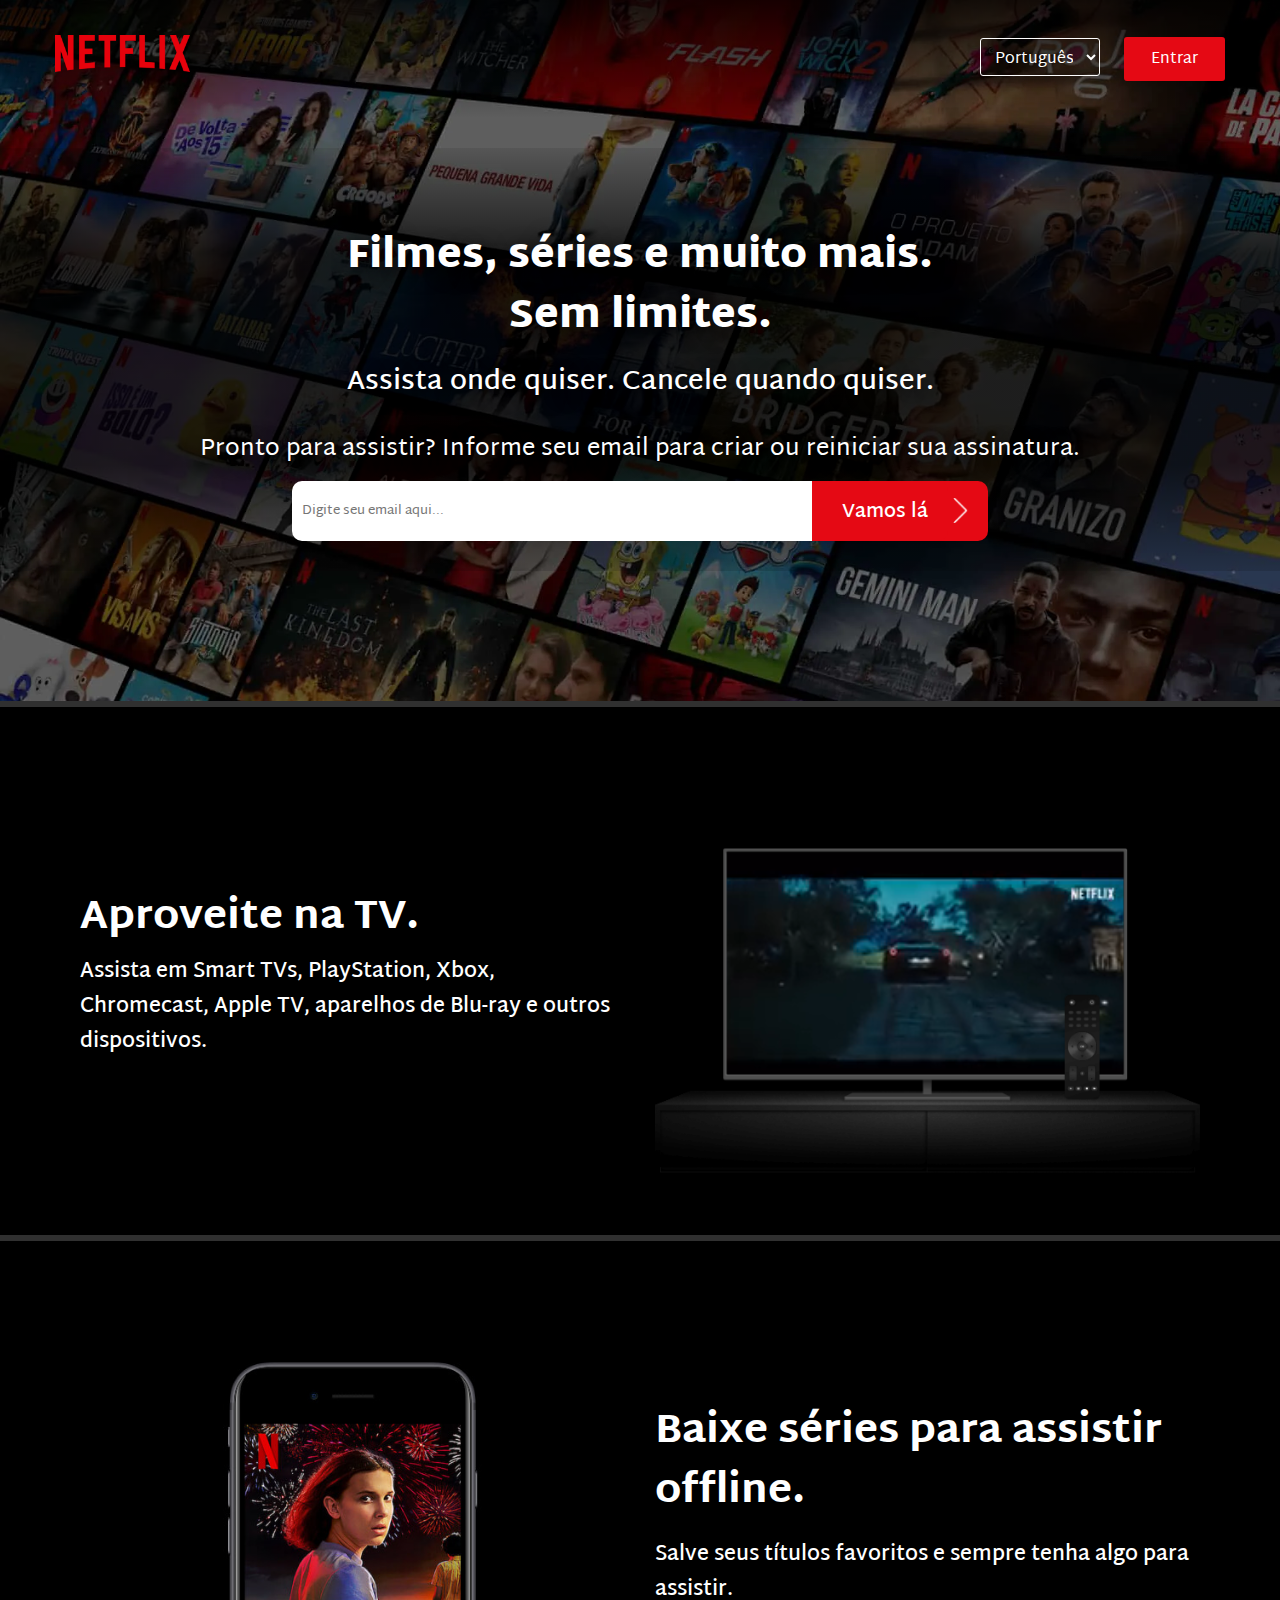
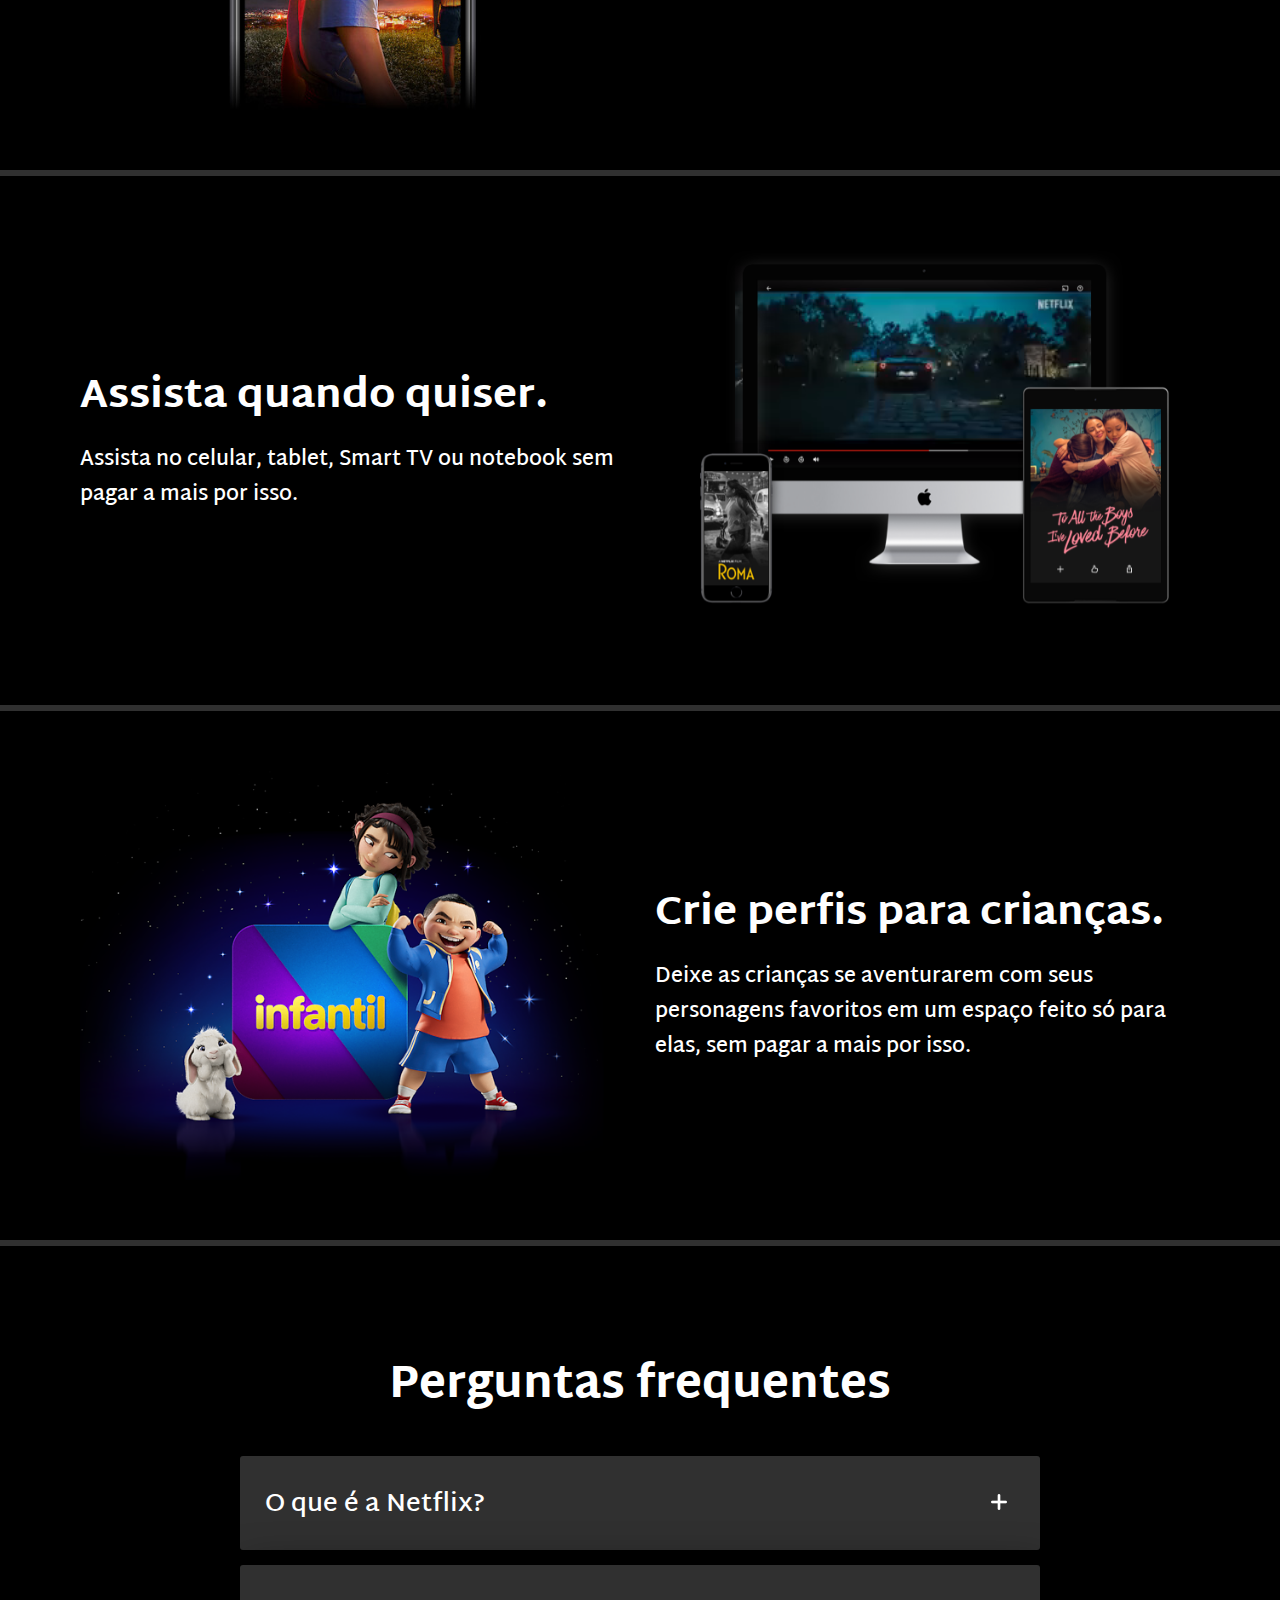
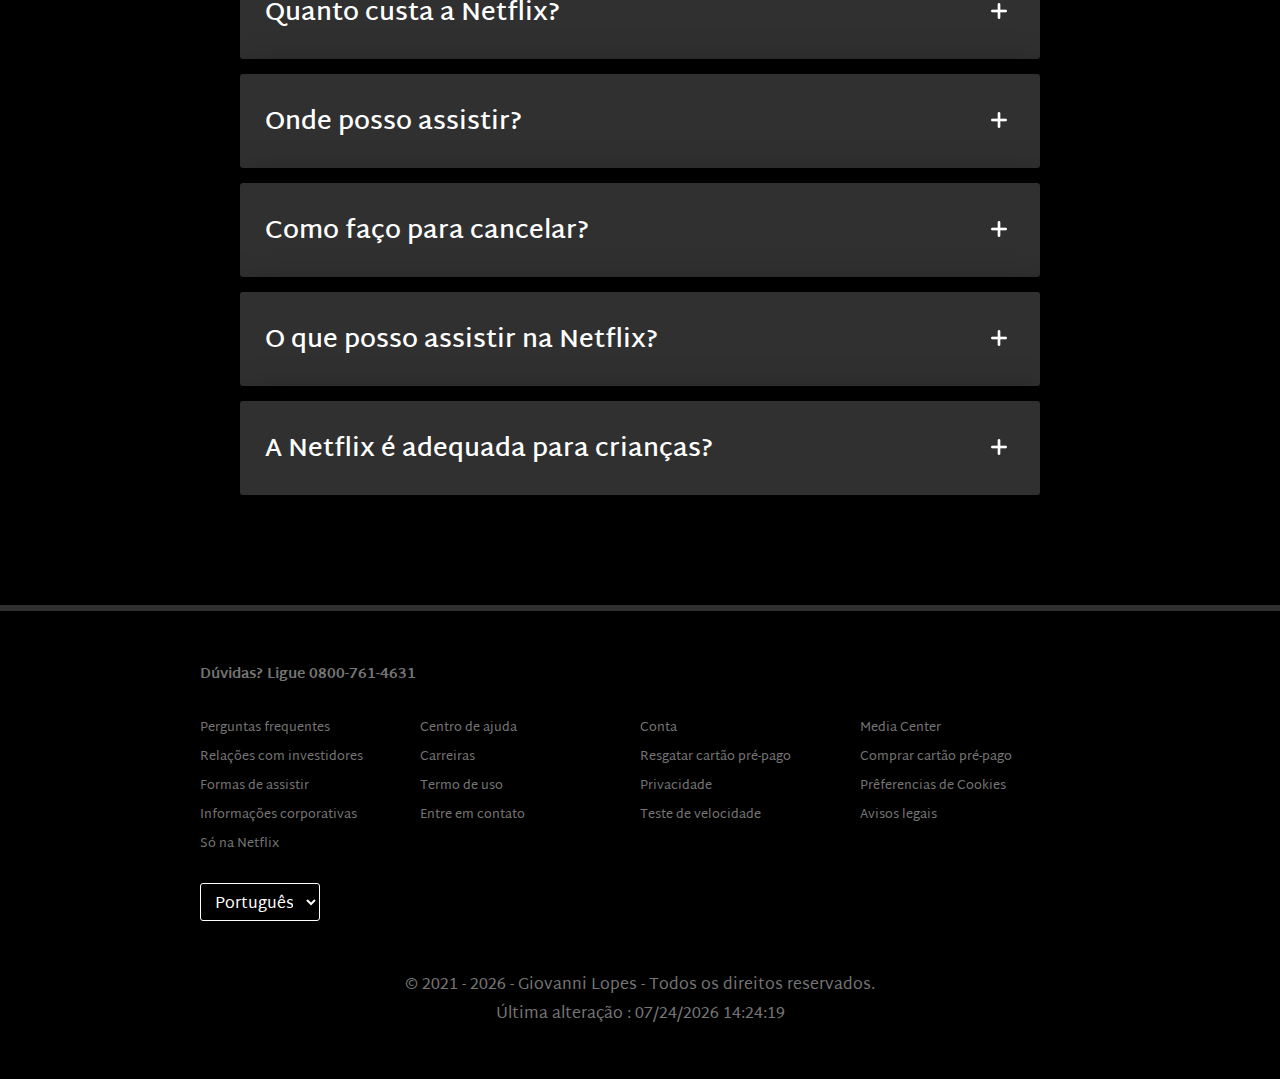
<file: index.html>
<!DOCTYPE html>
<html lang="pt-br">
<head>
    <meta charset="UTF-8">
    <meta http-equiv="X-UA-Compatible" content="IE=edge">
    <meta name="viewport" content="width=device-width, initial-scale=1.0">
    <title>Netflix Brasil - assistir a séries online, assistir a filmes online</title>
    <link rel="stylesheet" href="style.css">
    <link rel="shortcut icon" href="images/nficon.png" type="image/x-icon">
</head>
<body>
    <header>
        <nav>
            <div>
                <a href="index.html"><img src="images/nficon-nav.png" class="logo" alt=""></a>
            </div>
            <div>
               <select name="language-selection" id="language-selection">
                   <option value="language1">Português</option>
                   <option value="language2">English</option>
               </select> 
               <button class="login-nav"><a href="login.html">Entrar</a></button>
            </div>
        </nav>
    </header>

    <section id="first-section">
        <h1>Filmes, séries e muito mais. Sem limites.</h1>
        <h2>Assista onde quiser. Cancele quando quiser.</h2>
        <p>Pronto para assistir? Informe seu email para criar ou reiniciar sua assinatura.
        </p>
        <div id="first-section-form">
            <form action="#" method="post">
                <input type="email" placeholder="Digite seu email aqui..." required>
                <div id="btn-div-submit">
                    <input type="submit" value="Vamos lá" class="btn-first-section">
                    <img src="icons/right-arrow.png" alt="">
                </div>
            </form>
        </div>
    </section>
    
    <section id="second-section">
        <div>
            <h3>Aproveite na TV.</h3>
            <p>Assista em Smart TVs, PlayStation, Xbox, Chromecast, Apple TV, aparelhos de Blu-ray e outros dispositivos.</p>
        </div>
        <div class="tv-frame">
            <img src="images/tv-frame.png" alt="">
            <video autoplay muted width="500" height="245">
                <source src="video/video1.mp4" type="video/mp4">
            </video>
        </div>
    </section>

    <section id="third-section">
        <div class="mobile-frame">
            <img src="images/mobile-frame.jpg" alt="">
        </div>
        <div>
            <h3>Baixe séries para assistir offline.</h3>
            <p>Salve seus títulos favoritos e sempre tenha algo para assistir.</p>
        </div>
    </section>

    <section id="fourth-section">
        <div>
            <h3>Assista quando quiser.</h3>
            <p>Assista no celular, tablet, Smart TV ou notebook sem pagar a mais por isso.</p>
        </div>
        <div class="device-frame">
            <img src="images/device-frame.png" alt="">
            <video autoplay muted width="500" height="200">
                <source src="video/video1.mp4" type="video/mp4">
            </video>
        </div>
    </section>

    <section id="fifth-section">
        <div class="device-frame">
            <img src="images/children-section.png" alt="">
        </div>
        <div>
            <h3>Crie perfis para crianças.</h3>
            <p>Deixe as crianças se aventurarem com seus personagens favoritos em um espaço feito só para elas, sem pagar a mais por isso.</p>
        </div>
    </section>

    <section id="questions">
        <h3>Perguntas frequentes</h3>
        <button class="accordion">O que é a Netflix?</button>
        <div class="panel">
        <p>A Netflix é um serviço de transmissão online que oferece uma ampla variedade de séries, filmes e documentários premiados em milhares de aparelhos conectados à internet.

        Você pode assistir a quantos filmes e séries quiser, quando e onde quiser, sem comerciais – tudo por um preço mensal bem acessível. Aqui você sempre encontra novidades. A cada semana, adicionamos novas séries e filmes.</p>
        </div>

        <button class="accordion">Quanto custa a Netflix?</button>
        <div class="panel">
        <p>Assista à Netflix no seu celular, tablet, Smart TV, notebook ou aparelho de streaming por uma taxa mensal única. Os planos variam de R$25,90 a R$55,90 por mês. Sem contrato nem taxas extras.</p>
        </div>

        <button class="accordion">Onde posso assistir?</button>
        <div class="panel">
        <p>Assista onde quiser, quando quiser. Faça login com sua conta Netflix em netflix.com para começar a assistir no computador ou em qualquer aparelho conectado à Internet compatível com o aplicativo Netflix, como Smart TVs, smartphones, tablets, aparelhos de streaming e videogames.

        Você também pode baixar a sua série favorita com o aplicativo Netflix para iOS, Android ou Windows 10. Use downloads para levar a Netflix para onde quiser sem precisar de conexão com a Internet. Leve a Netflix com você para qualquer lugar.</p>
        </div>

        <button class="accordion">Como faço para cancelar?</button>
        <div class="panel">
        <p>A Netflix é flexível. Não há contratos nem compromissos. Você pode cancelar a sua conta na internet com apenas dois cliques. Não há taxa de cancelamento – você pode começar ou encerrar a sua assinatura a qualquer momento.</p>
        </div>

        <button class="accordion">O que posso assistir na Netflix?</button>
        <div class="panel">
        <p>A Netflix tem um grande catálogo de filmes, documentários, séries, originais Netflix premiados e muito mais. Assista o quanto quiser, quando quiser.</p>
        </div>

        <button class="accordion">A Netflix é adequada para crianças?</button>
        <div class="panel">
        <p>A experiência infantil da Netflix faz parte da sua assinatura para que as crianças se divirtam em seu próprio espaço com séries e filmes familiares sob a supervisão dos pais.

        O recurso de controle dos pais, incluso nos perfis para crianças e protegido por PIN, permite restringir a classificação etária do conteúdo que as crianças podem ver e bloquear títulos específicos que você não quer que elas assistam.</p>
        </div>
    </section>

    <footer>
        <h4>Dúvidas? Ligue 0800-761-4631</h4>
        <div class="footer-items">
            <div>
                <p><a href="#">Perguntas frequentes</a></p>
                <p><a href="#">Relações com investidores</a></p>
                <p><a href="#">Formas de assistir</a></p>
                <p><a href="#">Informações corporativas</a></p>
                <p><a href="#">Só na Netflix</a></p>
            </div>
            <div>
                <p><a href="#">Centro de ajuda</a></p>
                <p><a href="#">Carreiras</a></p>
                <p><a href="#">Termo de uso</a></p>
                <p><a href="#">Entre em contato</a></p>
            </div>
            <div>
                <p><a href="#">Conta</a></p>
                <p><a href="#">Resgatar cartão pré-pago</a></p>
                <p><a href="#">Privacidade</a></p>
                <p><a href="#">Teste de velocidade</a></p>
            </div>
            <div>
                <p><a href="#">Media Center</a></p>
                <p><a href="#">Comprar cartão pré-pago</a></p>
                <p><a href="#">Prêferencias de Cookies</a></p>
                <p><a href="#">Avisos legais</a></p>
            </div>
        </div>
        <select name="language-selection" id="language-selection">
            <option value="language1">Português</option>
            <option value="language2">English</option>
        </select> 
        <div class="copyright">
            <script>
                document.write('&copy;' );
                document.write(' 2021 - ');
                document.write(new Date().getFullYear());
                document.write('  - Giovanni Lopes - Todos os direitos reservados.');
                document.write('<br/>Última alteração : ');
                document.write(document.lastModified);
            </script>
        </div>
    </footer>
    <script src="script.js"></script>
</body>
</html>
</file>
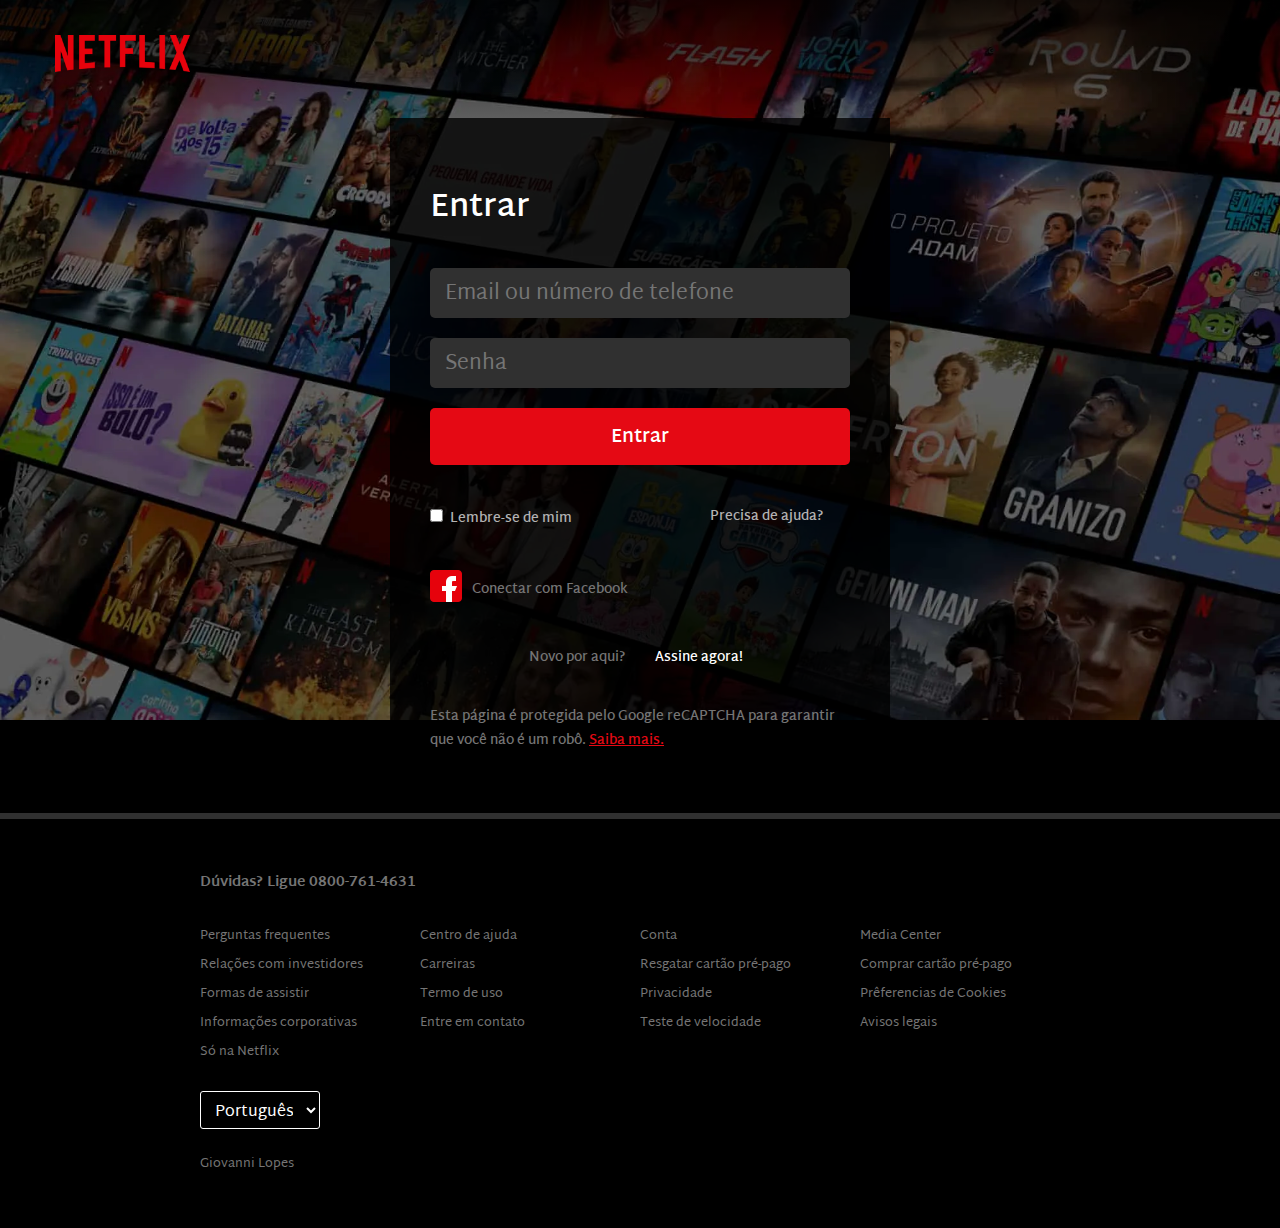
<file: login.html>
<!DOCTYPE html>
<html lang="pt-br">
<head>
    <meta charset="UTF-8">
    <meta http-equiv="X-UA-Compatible" content="IE=edge">
    <meta name="viewport" content="width=device-width, initial-scale=1.0">
    <title>Netflix Brasil - assistir a séries online, assistir a filmes online</title>
    <link rel="stylesheet" href="style.css">
    <link rel="shortcut icon" href="images/nficon.png" type="image/x-icon">
</head>
<body>
    <header>
        <nav>
            <div>
                <a href="index.html"><img src="images/nficon-nav.png" class="logo" alt=""></a>
            </div>
        </nav>
    </header>

    <section id="login-section">
        <div class="form-login">
            <form action="#" id="form" method="post">
                <h1>Entrar</h1>
                <input type="email" name="email" id="email" class="field" placeholder="Email ou número de telefone" oninvalid="this.setCustomValidity('Coloque um email válido, contendo arroba(@)')" oninput="setCustomValidity('')" required>
                <input type="password" name="password" id="password" class="field" placeholder="Senha" oninvalid="this.setCustomValidity('Coloque uma senha contendo no mínimo 8 caractéres')" min="8" max="50" oninput="setCustomValidity('')" required>
                <input type="submit" value="Entrar" class="submit-btn">
                <div class="form-group">
                    <div>
                        <input type="checkbox" name="remember" class="checkbox" id="remember-text">
                    </div>
                    <div class="remember-text">
                        <label for="remember-text">Lembre-se de mim</label>
                    </div>
                    <div>
                        <p>Precisa de ajuda?</p>
                    </div>
                </div>
                <p class="facebook-connect">Conectar com Facebook</p>
                <div class="form-group2">
                    <p>Novo por aqui?</p>
                    <p><a href="" style="color: #ffffff; text-decoration: none;">Assine agora!</a></p>
                </div>
                <p style="color: #757575;">Esta página é protegida pelo Google reCAPTCHA para garantir que você não é um robô. <a href="#" style="color: #E50914;">Saiba mais.</a></p>
            </form>
        </div>
    </section>

    <footer>
        <h4>Dúvidas? Ligue 0800-761-4631</h4>
        <div class="footer-items">
            <div>
                <p><a href="">Perguntas frequentes</a></p>
                <p><a href="">Relações com investidores</a></p>
                <p><a href="">Formas de assistir</a></p>
                <p><a href="">Informações corporativas</a></p>
                <p><a href="">Só na Netflix</a></p>
            </div>
            <div>
                <p><a href="">Centro de ajuda</a></p>
                <p><a href="">Carreiras</a></p>
                <p><a href="">Termo de uso</a></p>
                <p><a href="">Entre em contato</a></p>
            </div>
            <div>
                <p><a href="">Conta</a></p>
                <p><a href="">Resgatar cartão pré-pago</a></p>
                <p><a href="">Privacidade</a></p>
                <p><a href="">Teste de velocidade</a></p>
            </div>
            <div>
                <p><a href="">Media Center</a></p>
                <p><a href="">Comprar cartão pré-pago</a></p>
                <p><a href="">Prêferencias de Cookies</a></p>
                <p><a href="">Avisos legais</a></p>
            </div>
        </div>
        <select name="language-selection" id="language-selection">
            <option value="language1">Português</option>
            <option value="language2">English</option>
        </select> 
        <p style="margin-top: 20px;"><a href="https://giovanniclopes.github.io/portfolio">Giovanni Lopes</a></p>
    </footer>
    <script src="script.js"></script>
</body>
</html>
</file>
<file: style.css>
@import url('https://fonts.googleapis.com/css2?family=Martel+Sans:wght@300;400;600;700;800;900&display=swap');

:root {
    --color1: #000000;
    --color2: #E50914;
    --color3: #303030;
    --color4: #FFFFFF;
    --font1: 'Martel Sans', Helvetica, sans-serif;
}

* {
    margin: 0;
    padding: 0;
    max-width: 100%;
    font-family: var(--font1);
}

*::selection {
    background: var(--color2);
    color: var(--color1);
    border-radius: 10px;
    text-shadow: 10px 10px 20px #ff91977a;
}

/* menu */

body {
    background: #000000 url(images/background1.webp) no-repeat;
    background-size: contain;
}

@media (max-width: 600px) {
    body {
        background-size: auto;
    }
}
header {
    padding: 25px 35px;
    background: linear-gradient(to bottom, rgba(0, 0, 0, 0.76), transparent);
}

nav {
    display: flex;
    align-items: center;
    justify-content: space-between;
}

.logo {
    width: 135px;
    margin: 10px 20px;
    transition: .4s;
}
.logo:hover {
    filter: brightness(75%);
}

#language-selection {
    width: 120px;
    padding: 5px 10px 0px 10px;
    background: transparent;
    color: var(--color4);
    font: normal 1em var(--font1);
    border: 1px solid var(--color4);
    border-radius: 3px;
}

#language-selection:focus {
    border: 1px solid #757575;
}

#language-selection > option {
    font-size: .9em;
    color: var(--color4);
    background: var(--color3);
}

.login-nav {
    padding: 8px 27px 7px 27px;
    margin: 0 20px;
    font: normal 1em var(--font1);
    background: var(--color2);
    color: var(--color4);
    border: none;
    border-radius: 3px;
    outline: none;
    cursor: pointer;
    transition: .4s;
}

.login-nav:hover {
    filter: brightness(80%);
}

.login-nav:focus {
    animation: btnAnimation .4s normal;
}

.login-nav a {
    all: unset;
}

@media (max-width: 600px) {
    header {
        padding: 20px 0px;
        background: linear-gradient(to bottom, #000000, #000000b6, transparent);
    }
    .logo {
        width: 95px;
    }
}


/* first section */

#first-section {
    display: flex;
    margin: 30px 0 130px 0;
    padding: 80px 0px 30px 0px;
    background: linear-gradient(180deg ,#00000017, #000000af, #000000af, #000000af, #00000021);
    flex-direction: column;
    align-items: center;
    text-align: center;
}

#first-section h1 {
    text-shadow: 5px 5px 20px rgb(0 0 0);
    width: 600px;
    font: 900 2.5em var(--font1);
    color: var(--color4);
    line-height: 60px;
}

#first-section h2 {
    text-shadow: 5px 5px 20px rgb(0, 0, 0);
    margin: 10px;
    font: 600 1.7em var(--font1);
    color: var(--color4);
}

#first-section p {
    text-shadow: 5px 5px 20px rgb(0, 0, 0);
    margin: 10px;
    font: 400 1.5em var(--font1);
    color: var(--color4);
}

#first-section-form {
    display: flex;
    justify-content: center;
    align-items: center;
}

#first-section-form form {
    display: contents;
}

#first-section-form input[type=email] {
    border-radius: 10px 0px 0px 10px;
    width: 500px;
    height: 40px;
    padding: 10px;
    border: none;
    outline: none;
    transition: .4s;
}

#first-section-form input[type=email]:focus {
    font: 600 1.2em var(--font1);
    outline: 1px solid var(--color2);
}

#btn-div-submit {
    display: flex;
    border-radius: 0px 10px 10px 0px;
    padding-right: 15px;
    align-items: center;
    background: var(--color2);
    cursor: pointer;
    transition: .4s;
}

#btn-div-submit input{
    font: 600 1.2em var(--font1);
    cursor: pointer;
}

#btn-div-submit:hover {
    filter: brightness(75%);
}

#btn-div-submit:focus {
    filter: brightness(70%);
    animation: btnAnimation .4s normal ease-in-out;
}

@keyframes btnAnimation {
    0% { transform: translate(0, 5px); }
    50%  { transform: translate(0, 5px); }
    100%   { transform: translate(0, 0px)};
}

#btn-div-submit img {
    width: 25px;
    height: 25px;
    transition: .4s;
}

.btn-first-section {
    display: flex;
    border-radius: 0px 10px 10px 0px;
    height: 60px;
    align-items: center;
    padding: 10px 20px 6px 30px;
    background: var(--color2);
    font: 600 1.5em var(--font1);
    color: var(--color4);
    border: none;
    outline: none;
    transition: .4s;
}


.btn-first-section::after {
    margin-top: 7px;
    margin-left: 5px;
    content: url(icons/right-arrow.png);
}


@media (max-width: 600px) {
    #first-section-form form {
        display: flex;
        flex-direction: column;
        justify-content: center;
        align-items: center;
    }
    #first-section {
        margin: 20px 0 100px 0;
        padding: 50px 40px;
    }
    #first-section-form {
        display: flex;
        flex-direction: column;
        justify-content: center;
        align-items: center;
    }    
    #first-section h1 {
        text-shadow: 5px 5px 20px rgb(0, 0, 0);
        width: 700px;
        font: 800 1.8em var(--font1);
        color: var(--color4);
    }
    #first-section h2 {
        text-shadow: 5px 5px 20px rgb(0, 0, 0);
        margin: 10px;
        font: bold 1.2em var(--font1);
        color: var(--color4);
    }
    #first-section p {
        text-shadow: 5px 5px 20px rgb(0, 0, 0);
        margin: 10px;
        font: 400 1.1em var(--font1);
        color: var(--color4);
    }    
    #first-section-form input[type=email] {
        margin-top: 20px;
        width: 400px;
        height: 30px;
        border-radius: 5px;
        padding: 15px;
        margin-bottom: 10px;
        transition: .4s;
    }
    #btn-div-submit {
        display: flex;
        border-radius: 10px;
    }    
    #btn-div-submit input {
        border-radius: 10px;
    }
    
    .btn-first-section {
        font: 600 1.2em var(--font1);
        border-radius: 3px;
        padding: 10px 60px 6px 70px;
    }
}

/* second section */

#second-section {
    display: grid;
    grid-template-columns: repeat(2, 1fr);
    align-items: center;
    gap: 30px;
    padding: 60px 80px;
    background: var(--color1);
    color: var(--color4);
    border-top: 6px solid var(--color3);
}

#second-section h3 {
    font: 800 2.5em var(--font1);
}

#second-section p {
    font: 600 1.3em var(--font1);
    line-height: 35px;
}


.tv-frame {
    display: flex;
}

.tv-frame img {
    z-index: 2;
    display: flex;
}

.tv-frame video {
    z-index: 1;
    position: relative;
    top: 80px;
    right: 500px;
}

@media (max-width: 600px) {
    #second-section {
        display: flex;
        padding-top: 80px;
        flex-direction: column;
        text-align: center;
    }
    #second-section h3 {
        font: 800 2em var(--font1);
    }
    
    #second-section p {
        font: 600 1.2em var(--font1);
        line-height: 35px;
    }
    .tv-frame video {
        height: 150px;
        top: 58px;
        right: 320px;
    }
}

/* third section */

#third-section {
    display: grid;
    grid-template-columns: repeat(2, 1fr);
    align-items: center;
    gap: 30px;
    padding: 60px 80px;
    background: var(--color1);
    color: var(--color4);
    border-top: 6px solid var(--color3);
}

#third-section h3 {
    font: 800 2.5em var(--font1);
    line-height: 60px;
    margin-bottom: 15px;
}

#third-section p {
    font: 600 1.3em var(--font1);
    line-height: 35px;
}

@media (max-width: 600px) {
    #third-section {
        display: flex;
        padding-top: 80px;
        flex-direction: column;
        text-align: center;
    }
    #third-section h3 {
        font: 800 2em var(--font1);
    }
    
    #third-section p {
        font: 600 1.2em var(--font1);
        line-height: 35px;
    }
    #third-section {
        display: flex;
        flex-direction: column-reverse;
    }
}

.mobile-frame {
    display: flex;
}

.mobile-frame img {
    z-index: 2;
    display: flex;
}

/* fourth section */

#fourth-section {
    display: grid;
    grid-template-columns: repeat(2, 1fr);
    align-items: center;
    gap: 30px;
    padding: 60px 80px;
    background: var(--color1);
    color: var(--color4);
    border-top: 6px solid var(--color3);
}

#fourth-section h3 {
    font: 800 2.5em var(--font1);
    line-height: 60px;
    margin-bottom: 15px;
}

#fourth-section p {
    font: 600 1.3em var(--font1);
    line-height: 35px;
}


.device-frame {
    display: flex;
}

.device-frame img {
    z-index: 2;
    display: flex;
}

.device-frame video {
    z-index: 1;
    position: relative;
    top: 30px;
    right: 465px;
}

@media (max-width: 600px) {
    #fourth-section {
        display: flex;
        padding-top: 80px;
        flex-direction: column;
        text-align: center;
    }
    #fourth-section h3 {
        font: 800 2em var(--font1);
    }
    
    #fourth-section p {
        font: 600 1.2em var(--font1);
        line-height: 35px;
    }
    .device-frame video {
        height: 125px;
        top: 25px;
        right: 290px;
    }
}

/* fifth section */

#fifth-section {
    display: grid;
    grid-template-columns: repeat(2, 1fr);
    align-items: center;
    gap: 30px;
    padding: 60px 80px;
    background: var(--color1);
    color: var(--color4);
    border-top: 6px solid var(--color3);
}

#fifth-section h3 {
    font: 800 2.5em var(--font1);
    line-height: 60px;
    margin-bottom: 15px;
}

#fifth-section p {
    font: 600 1.3em var(--font1);
    line-height: 35px;
}

@media (max-width: 600px) {
    #fifth-section {
        display: flex;
        padding-top: 80px;
        flex-direction: column-reverse;
        text-align: center;
    }
    #fifth-section h3 {
        font: 800 2em var(--font1);
    }
    
    #fifth-section p {
        font: 600 1.2em var(--font1);
        line-height: 35px;
    }   
}

/*question section */

#questions {
    display: flex;
    flex-direction: column;
    align-items: center;
    gap: 15px;
    padding: 110px 80px;
    background: url(images/questions-bg.webp) center no-repeat fixed;
    background-size: cover;
    color: var(--color4);
    border-top: 6px solid var(--color3);
}

#questions h3 {
    text-align: center;
    font: 800 2.8em var(--font1);
    line-height: 60px;
    margin-bottom: 25px;
}

.accordion {
    display: flex;
    align-items: center;
    justify-content: space-between;
    padding: 20px 25px 15px 25px;
    width: 800px;
    text-align: left;
    font: 600 1.6em var(--font1);
    border: none;
    border-radius: 3px;
    outline: none;
    background: var(--color3);
    color: var(--color4);
    cursor: pointer;
    transition: .5s;
    box-shadow: 5px 5px 40px rgba(0, 0, 0, 0.616);
}
.accordion:focus {
    animation: btnAnimation .3s normal;
}

.accordion:after {
    content: url(icons/plus.png);
    margin-top: 10px;
}

.panel {
    display: none;
    margin-top: -12px;
    font: 500 1.5em var(--font1);
    padding: 20px 40px;
    background: var(--color3);
    color: var(--color4);
    border-radius: 3px;
}

@media (max-width: 600px) {
    #questions {
        padding: 110px 30px;
    }
    .panel {
        padding: 20px 20px;
    }
}

/* login page */

#login-section {
    display: flex;
    justify-content: center;
}

.form-login {
    max-width: 500px;
    width: 100%;
}

#form {
    display: flex;
    flex-direction: column;
    gap: 20px;
    padding: 60px 40px;
    font: 600 1.2em var(--font1);
    background: #000000c7;
}

#form h1 {
    font: 600 1.7em var(--font1);
    margin-bottom: 10px;
    color: var(--color4);
}

#form p {
    font: 600 .7em var(--font1);
}

.field {
    padding: 7px 15px 5px 15px;
    background: var(--color3);
    font: normal 1.1em var(--font1);
    color: var(--color4);
    border: none;
    border-radius: 5px;
    outline: none;
    transition: .1s;

}

.field:focus {
    outline: 2px solid var(--color2);
}

.submit-btn {
    padding: 12px 15px 10px 15px;
    font: 600 1em var(--font1);
    background: var(--color2);
    color: var(--color4);
    border: none;
    border-radius: 5px;
    outline: none;
    cursor: pointer;
    transition: .4s;
}

.submit-btn:hover {
    filter: brightness(75%);
}

.submit-btn:focus {
    animation: btnAnimation .4s normal;
}

.form-group {
    display: grid;
    align-items: center;
    grid-template-columns: 1fr 1fr 1fr;
    color: #b3b3b3;
    margin: 15px 0;
}

.remember-text {
    position: relative;
    right: 120px;
    cursor: default;
}

.remember-text label {
    font: 600 .7em var(--font1);
}

.facebook-connect {
    display: flex;
    align-items: center;
    gap: 10px;
    color: #757575;
    cursor: pointer;
}

.facebook-connect:before {
    content: url(icons/facebook.png);
}

.form-group2 {
    display: grid;
    justify-content: space-between;
    grid-template-columns: 1fr 1fr;
    color: #757575;
    margin: 15px auto;
    gap: 30px;
}

.form-group2 p {
    color: #757575;
}


/* footer */

footer {
    display: flex;
    flex-direction: column;
    padding: 50px 200px;
    border-top: 6px solid var(--color3);
    background: var(--color1);
}

footer h4 {
    font: 700 .9em var(--font1);
    color: #757575;
}

.footer-items {
    margin: 25px 0;
    display: grid;
    grid-template-columns: repeat(4, 1fr);
}

footer a {
    color: #757575;
    font: normal .8em var(--font1);
    text-decoration: none;
    transition: .4s;
}

footer a:hover {
    color: var(--color2);
    text-decoration: underline;
}

@media (max-width: 600px) {
    footer {
        padding: 40px;
    }
}

/*copyright */

.copyright {
    text-align: center;
    margin-top: 50px;
    color: #757575;
    transition: .4s;
}

.copyright:hover {
    color: var(--color2);
    text-decoration: underline;
    cursor: default;
}
</file>
